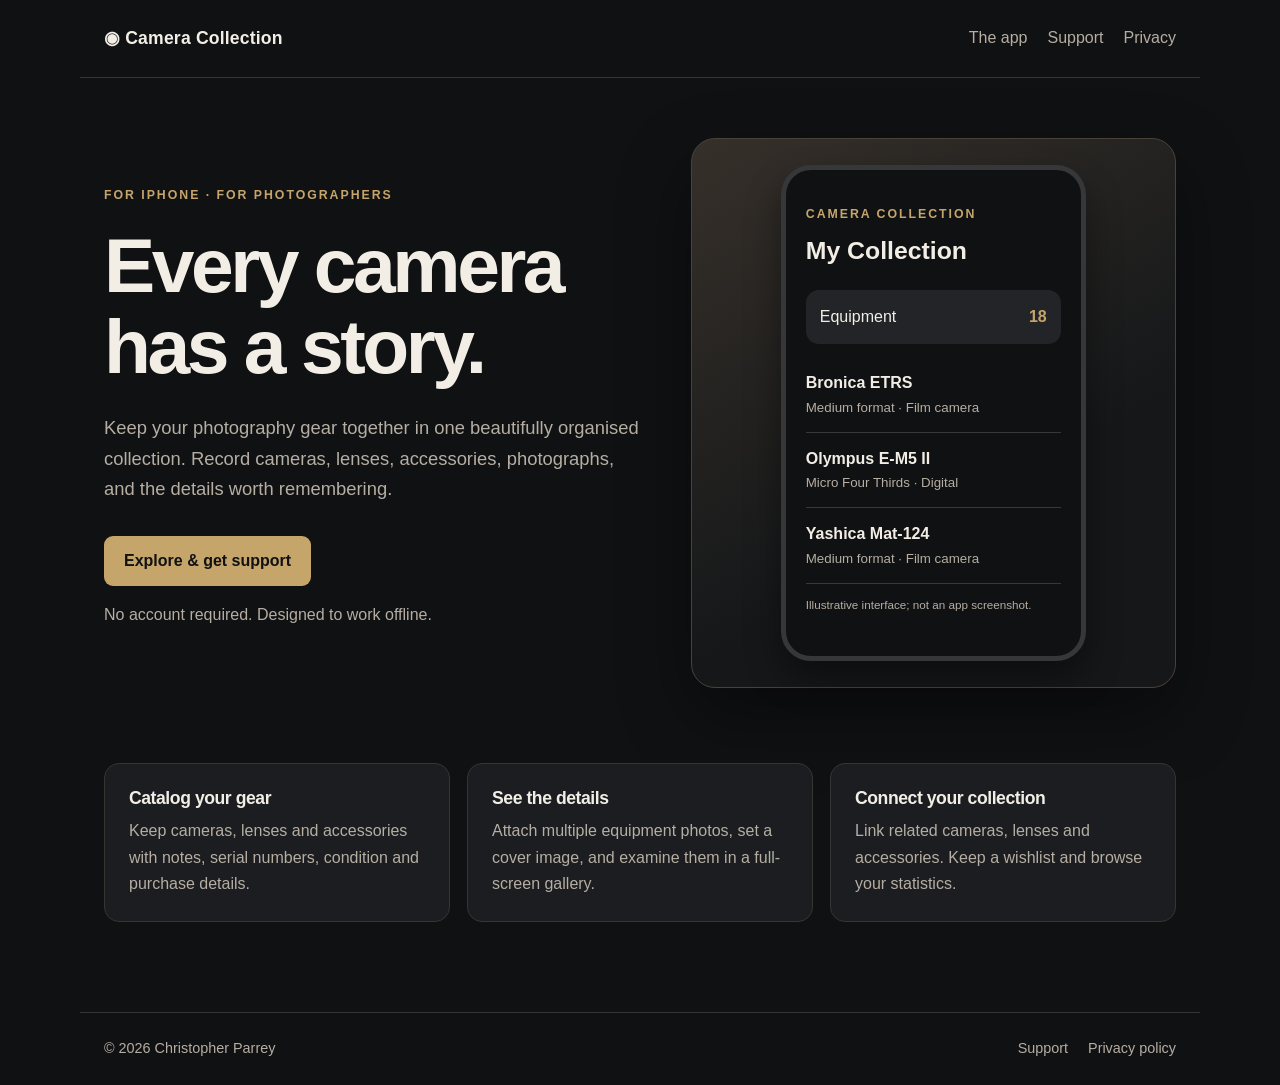
<file: index.html>
<!doctype html><html lang="en-AU"><head><meta charset="utf-8"><meta name="viewport" content="width=device-width,initial-scale=1"><meta name="description" content="Catalogue film and digital cameras, lenses and photography accessories on iPhone."><meta name="theme-color" content="#101113"><link rel="icon" href="assets/favicon.svg" type="image/svg+xml"><link rel="stylesheet" href="style.css"><title>A home for every camera | Camera Collection</title></head><body><header><a class="brand" href="index.html">◉ Camera Collection</a><nav aria-label="Main navigation"><a href="index.html">The app</a><a href="support.html">Support</a><a href="privacy.html">Privacy</a></nav></header><main><section class="hero"><div><span class="eyebrow">For iPhone · For photographers</span><h1>Every camera<br>has a story.</h1><p class="lead">Keep your photography gear together in one beautifully organised collection. Record cameras, lenses, accessories, photographs, and the details worth remembering.</p><a class="button" href="support.html">Explore & get support</a><p>No account required. Designed to work offline.</p></div><div class="showcase" aria-label="Illustration of equipment list"><div class="mock"><small class="eyebrow">Camera Collection</small><h3>My Collection</h3><div class="stat"><span>Equipment</span><b>18</b></div><div class="gear"><strong>Bronica ETRS</strong><small>Medium format · Film camera</small></div><div class="gear"><strong>Olympus E-M5 II</strong><small>Micro Four Thirds · Digital</small></div><div class="gear"><strong>Yashica Mat-124</strong><small>Medium format · Film camera</small></div><p style="font-size:.73rem">Illustrative interface; not an app screenshot.</p></div></div></section><section class="features"><article><h2>Catalog your gear</h2><p>Keep cameras, lenses and accessories with notes, serial numbers, condition and purchase details.</p></article><article><h2>See the details</h2><p>Attach multiple equipment photos, set a cover image, and examine them in a full-screen gallery.</p></article><article><h2>Connect your collection</h2><p>Link related cameras, lenses and accessories. Keep a wishlist and browse your statistics.</p></article></section></main><footer><span>© 2026 Christopher Parrey</span><div class="links"><a href="support.html">Support</a><a href="privacy.html">Privacy policy</a></div></footer></body></html>
</file>
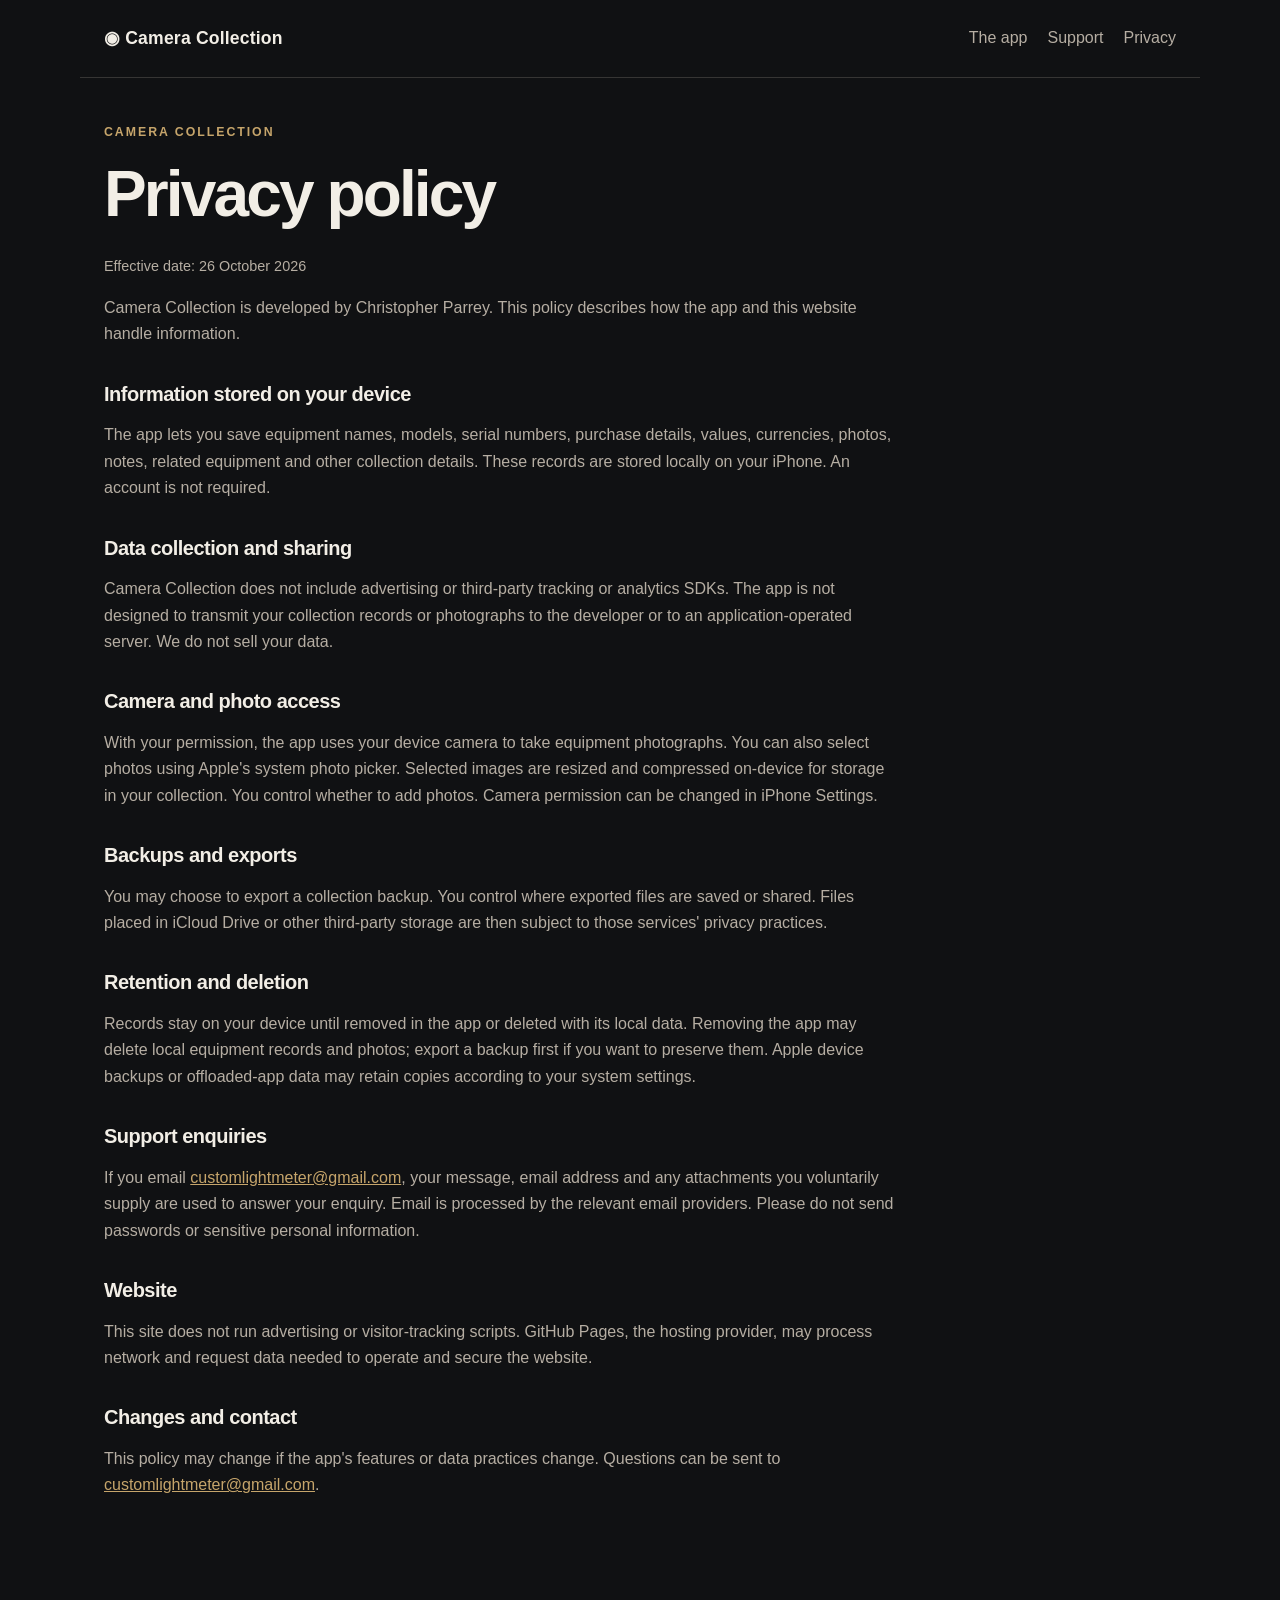
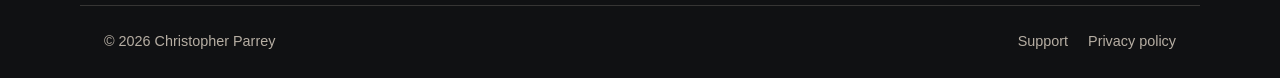
<file: privacy.html>
<!doctype html><html lang="en-AU"><head><meta charset="utf-8"><meta name="viewport" content="width=device-width,initial-scale=1"><meta name="description" content="How Camera Collection handles on-device equipment data, photos and support enquiries."><meta name="theme-color" content="#101113"><link rel="icon" href="assets/favicon.svg" type="image/svg+xml"><link rel="stylesheet" href="style.css"><title>Privacy policy | Camera Collection</title></head><body><header><a class="brand" href="index.html">◉ Camera Collection</a><nav aria-label="Main navigation"><a href="index.html">The app</a><a href="support.html">Support</a><a href="privacy.html">Privacy</a></nav></header><main><section class="article"><span class="eyebrow">Camera Collection</span><h1>Privacy policy</h1><p class="date">Effective date: 26 October 2026</p><p>Camera Collection is developed by Christopher Parrey. This policy describes how the app and this website handle information.</p><h2>Information stored on your device</h2><p>The app lets you save equipment names, models, serial numbers, purchase details, values, currencies, photos, notes, related equipment and other collection details. These records are stored locally on your iPhone. An account is not required.</p><h2>Data collection and sharing</h2><p>Camera Collection does not include advertising or third-party tracking or analytics SDKs. The app is not designed to transmit your collection records or photographs to the developer or to an application-operated server. We do not sell your data.</p><h2>Camera and photo access</h2><p>With your permission, the app uses your device camera to take equipment photographs. You can also select photos using Apple's system photo picker. Selected images are resized and compressed on-device for storage in your collection. You control whether to add photos. Camera permission can be changed in iPhone Settings.</p><h2>Backups and exports</h2><p>You may choose to export a collection backup. You control where exported files are saved or shared. Files placed in iCloud Drive or other third-party storage are then subject to those services' privacy practices.</p><h2>Retention and deletion</h2><p>Records stay on your device until removed in the app or deleted with its local data. Removing the app may delete local equipment records and photos; export a backup first if you want to preserve them. Apple device backups or offloaded-app data may retain copies according to your system settings.</p><h2>Support enquiries</h2><p>If you email <a href="mailto:customlightmeter@gmail.com">customlightmeter@gmail.com</a>, your message, email address and any attachments you voluntarily supply are used to answer your enquiry. Email is processed by the relevant email providers. Please do not send passwords or sensitive personal information.</p><h2>Website</h2><p>This site does not run advertising or visitor-tracking scripts. GitHub Pages, the hosting provider, may process network and request data needed to operate and secure the website.</p><h2>Changes and contact</h2><p>This policy may change if the app's features or data practices change. Questions can be sent to <a href="mailto:customlightmeter@gmail.com">customlightmeter@gmail.com</a>.</p></section></main><footer><span>© 2026 Christopher Parrey</span><div class="links"><a href="support.html">Support</a><a href="privacy.html">Privacy policy</a></div></footer></body></html>
</file>
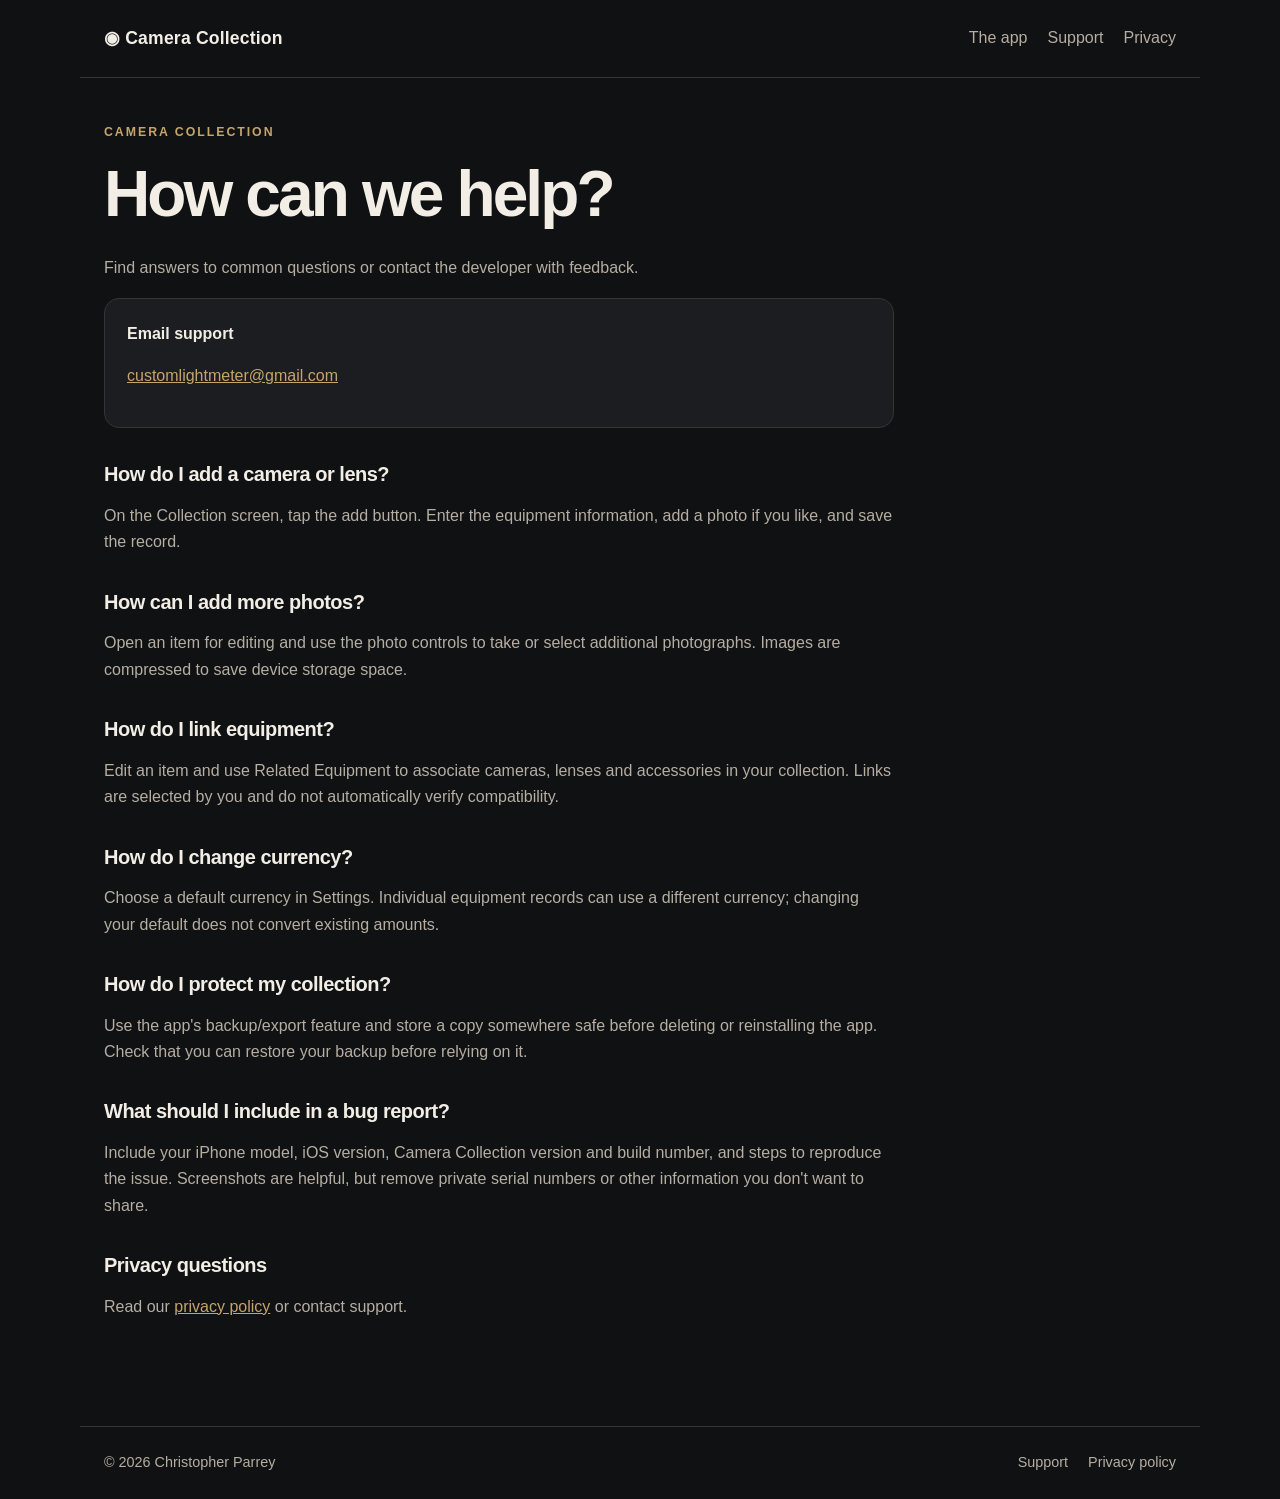
<file: support.html>
<!doctype html><html lang="en-AU"><head><meta charset="utf-8"><meta name="viewport" content="width=device-width,initial-scale=1"><meta name="description" content="Help, frequently asked questions and contact details for Camera Collection."><meta name="theme-color" content="#101113"><link rel="icon" href="assets/favicon.svg" type="image/svg+xml"><link rel="stylesheet" href="style.css"><title>Support | Camera Collection</title></head><body><header><a class="brand" href="index.html">◉ Camera Collection</a><nav aria-label="Main navigation"><a href="index.html">The app</a><a href="support.html">Support</a><a href="privacy.html">Privacy</a></nav></header><main><section class="article"><span class="eyebrow">Camera Collection</span><h1>How can we help?</h1><p>Find answers to common questions or contact the developer with feedback.</p><div class="contact"><strong>Email support</strong><p><a href="mailto:customlightmeter@gmail.com?subject=Camera%20Collection%20Support">customlightmeter@gmail.com</a></p></div><h2>How do I add a camera or lens?</h2><p>On the Collection screen, tap the add button. Enter the equipment information, add a photo if you like, and save the record.</p><h2>How can I add more photos?</h2><p>Open an item for editing and use the photo controls to take or select additional photographs. Images are compressed to save device storage space.</p><h2>How do I link equipment?</h2><p>Edit an item and use Related Equipment to associate cameras, lenses and accessories in your collection. Links are selected by you and do not automatically verify compatibility.</p><h2>How do I change currency?</h2><p>Choose a default currency in Settings. Individual equipment records can use a different currency; changing your default does not convert existing amounts.</p><h2>How do I protect my collection?</h2><p>Use the app's backup/export feature and store a copy somewhere safe before deleting or reinstalling the app. Check that you can restore your backup before relying on it.</p><h2>What should I include in a bug report?</h2><p>Include your iPhone model, iOS version, Camera Collection version and build number, and steps to reproduce the issue. Screenshots are helpful, but remove private serial numbers or other information you don't want to share.</p><h2>Privacy questions</h2><p>Read our <a href="privacy.html">privacy policy</a> or contact support.</p></section></main><footer><span>© 2026 Christopher Parrey</span><div class="links"><a href="support.html">Support</a><a href="privacy.html">Privacy policy</a></div></footer></body></html>
</file>
<file: style.css>
:root{color-scheme:dark;--bg:#101113;--panel:#1b1d20;--text:#f2eee6;--muted:#b6aea3;--accent:#c6a56b;--line:#363534}*{box-sizing:border-box}html{scroll-behavior:smooth}body{margin:0;background:var(--bg);color:var(--text);font-family:-apple-system,BlinkMacSystemFont,"Segoe UI",sans-serif;line-height:1.65}a{color:var(--accent)}header,footer{max-width:1120px;margin:auto;padding:24px;display:flex;justify-content:space-between;align-items:center;gap:20px}header{border-bottom:1px solid var(--line)}.brand{text-decoration:none;color:var(--text);font-weight:750;letter-spacing:.01em;font-size:1.1rem}nav,footer .links{display:flex;gap:20px;flex-wrap:wrap}nav a,footer a{text-decoration:none;color:var(--muted)}nav a:hover,footer a:hover{color:var(--accent)}main{max-width:1120px;margin:auto;padding:40px 24px 90px}.hero{display:grid;grid-template-columns:1.05fr .95fr;align-items:center;gap:50px;min-height:590px}.eyebrow{font-size:.77rem;text-transform:uppercase;letter-spacing:.16em;color:var(--accent);font-weight:750}h1{font-size:clamp(2.7rem,6vw,5.2rem);line-height:1.06;letter-spacing:-.045em;margin:17px 0 26px}h2{line-height:1.2;font-size:1.6rem;letter-spacing:-.025em}p{color:var(--muted)}.lead{font-size:1.15rem;max-width:560px}.button{display:inline-block;border-radius:9px;background:var(--accent);color:#111;padding:12px 20px;text-decoration:none;font-weight:750;margin-top:13px}.showcase{background:linear-gradient(150deg,#36302a,#151719 64%);border:1px solid #494238;border-radius:24px;padding:26px;box-shadow:0 28px 70px #0006}.mock{background:#101113;border-radius:30px;border:5px solid #363738;padding:30px 20px;max-width:305px;margin:auto;box-shadow:0 18px 35px #0006}.mock h3{margin:5px 0 18px;font-size:1.55rem}.stat{display:flex;justify-content:space-between;background:#222427;border-radius:13px;padding:14px;margin-bottom:13px}.stat b{color:var(--accent)}.gear{padding:13px 0;border-bottom:1px solid #383838}.gear small{color:var(--muted);display:block}.features{display:grid;grid-template-columns:repeat(3,1fr);gap:17px;margin-top:55px}.features article{background:var(--panel);border:1px solid var(--line);border-radius:15px;padding:24px}.features h2{font-size:1.1rem;margin:0 0 9px}.features p{margin:0}.article{max-width:790px}.article h1{font-size:clamp(2.8rem,5vw,4rem)}.article h2{font-size:1.25rem;margin-top:34px}.contact{border:1px solid var(--line);background:var(--panel);padding:22px;border-radius:15px}.date{font-size:.9rem}footer{border-top:1px solid var(--line);color:var(--muted);font-size:.9rem}@media(max-width:700px){header,footer{align-items:flex-start;flex-direction:column;padding:20px}main{padding-top:28px}.hero{grid-template-columns:1fr;gap:28px;min-height:0}.features{grid-template-columns:1fr}.showcase{padding:17px}.mock{max-width:100%}}
</file>
